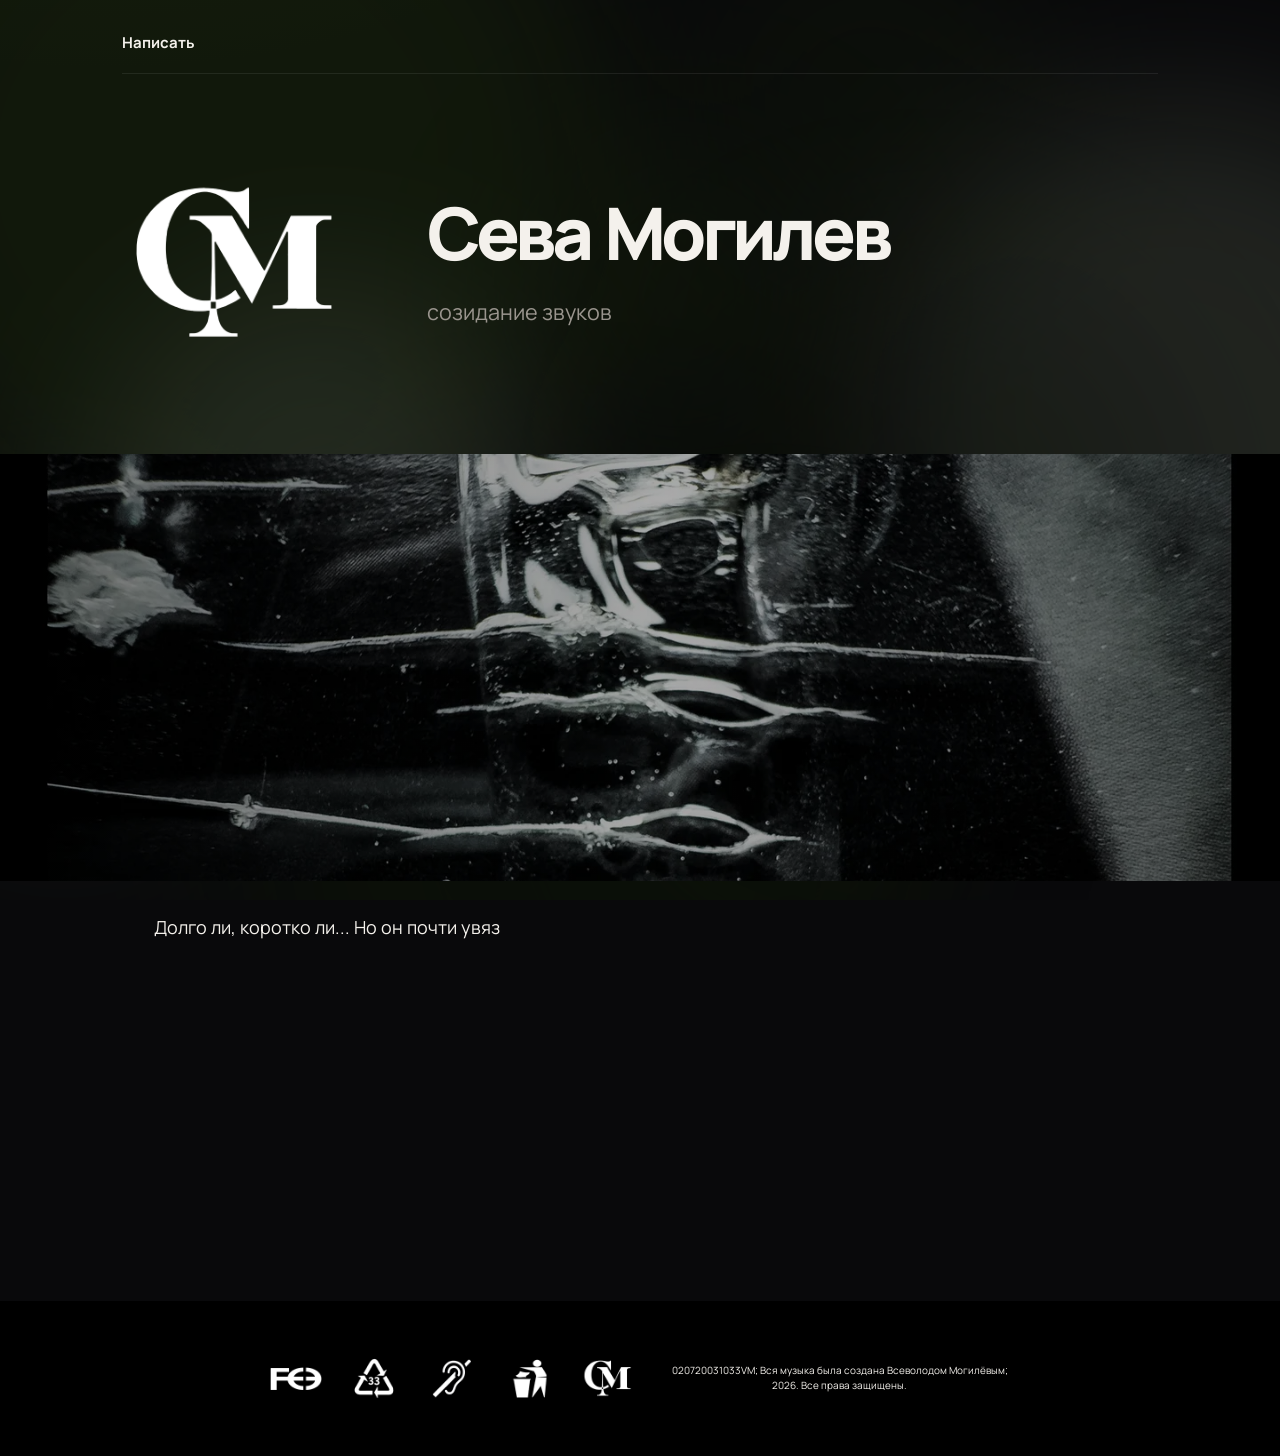
<file: index.html>
<!doctype html>
<html lang="ru">
  <head>
    <base data-site-root href="./">
    <meta charset="UTF-8" />
    <meta name="viewport" content="width=device-width, initial-scale=1.0" />
    <title>sevamogilev</title>
    <link rel="icon" href="./favicon.ico?v=4" sizes="any" />
    <link rel="icon" type="image/png" sizes="32x32" href="./favicon.png?v=4" />
    <link rel="apple-touch-icon" href="./apple-touch-icon.png?v=3" />
    <script type="module" crossorigin src="./assets/index-BPscpGMs.js"></script>
    <link rel="stylesheet" crossorigin href="./assets/index-D7gwr2MF.css">
  </head>
  <body>
    <div id="root"></div>
  </body>
</html>
</file>
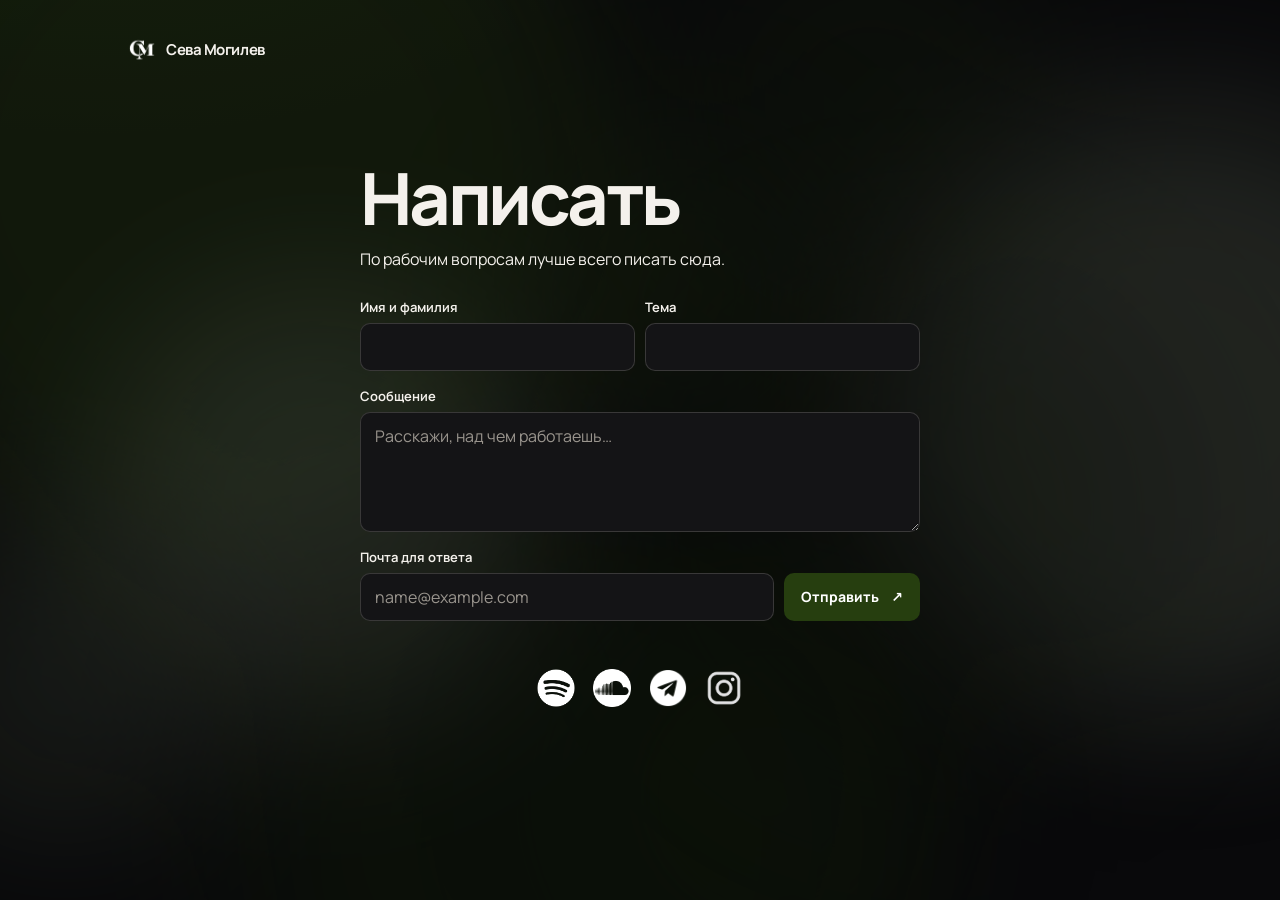
<file: contact/index.html>
<!doctype html>
<html lang="ru">
  <head>
    <base data-site-root href="../">
    <meta charset="UTF-8" />
    <meta name="viewport" content="width=device-width, initial-scale=1.0" />
    <title>sevamogilev</title>
    <link rel="icon" href="./favicon.ico?v=4" sizes="any" />
    <link rel="icon" type="image/png" sizes="32x32" href="./favicon.png?v=4" />
    <link rel="apple-touch-icon" href="./apple-touch-icon.png?v=3" />
    <script type="module" crossorigin src="./assets/index-BPscpGMs.js"></script>
    <link rel="stylesheet" crossorigin href="./assets/index-D7gwr2MF.css">
  </head>
  <body>
    <div id="root"></div>
  </body>
</html>
</file>
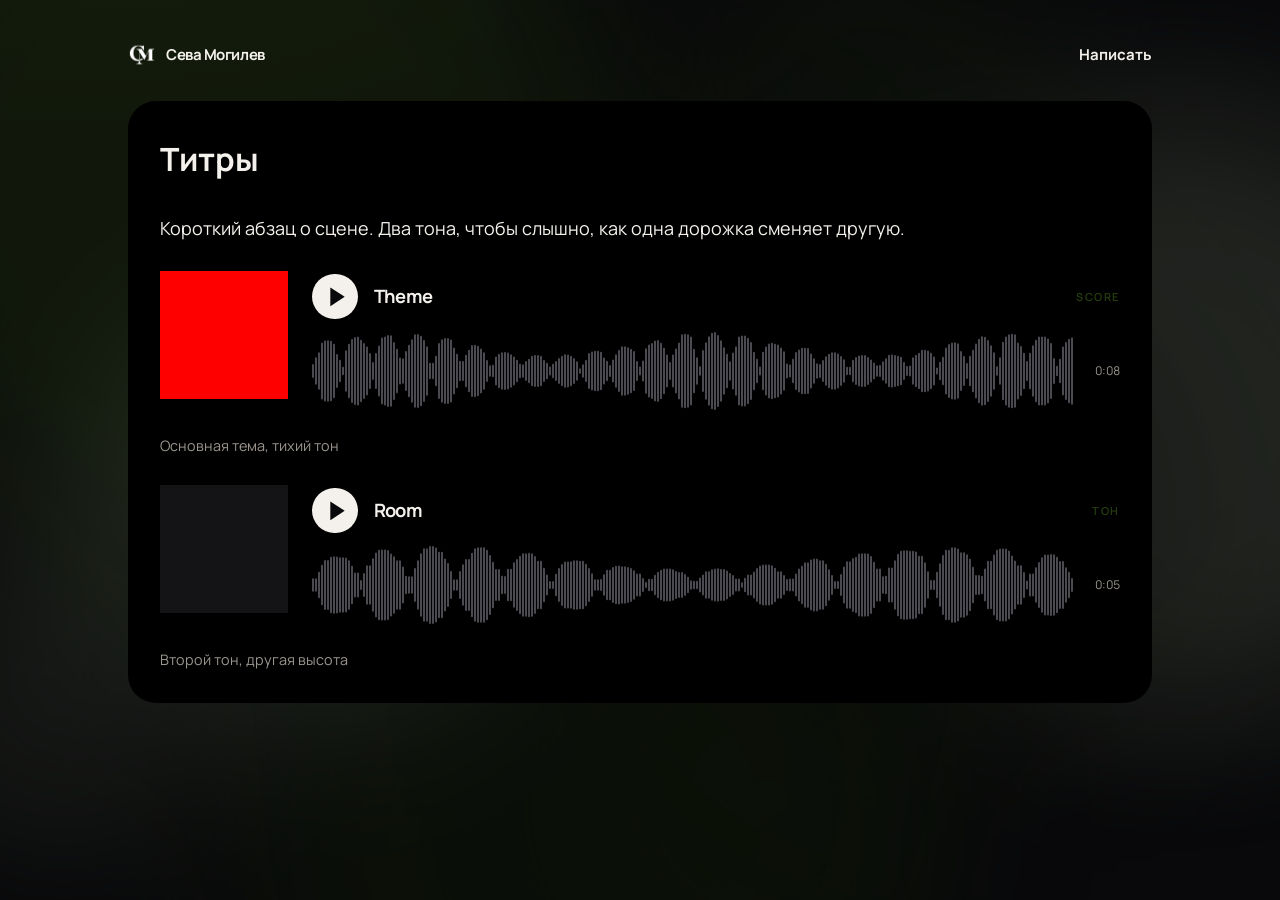
<file: p/demo/index.html>
<!doctype html>
<html lang="ru">
  <head>
    <base data-site-root href="../../">
    <meta charset="UTF-8" />
    <meta name="viewport" content="width=device-width, initial-scale=1.0" />
    <title>sevamogilev</title>
    <link rel="icon" href="./favicon.ico?v=4" sizes="any" />
    <link rel="icon" type="image/png" sizes="32x32" href="./favicon.png?v=4" />
    <link rel="apple-touch-icon" href="./apple-touch-icon.png?v=3" />
    <script type="module" crossorigin src="./assets/index-BPscpGMs.js"></script>
    <link rel="stylesheet" crossorigin href="./assets/index-D7gwr2MF.css">
  </head>
  <body>
    <div id="root"></div>
  </body>
</html>
</file>
<file: assets/index-D7gwr2MF.css>
@font-face{font-family:Manrope Variable;font-style:normal;font-display:swap;font-weight:200 800;src:url([data-uri])format("woff2-variations");unicode-range:U+460-52F,U+1C80-1C8A,U+20B4,U+2DE0-2DFF,U+A640-A69F,U+FE2E-FE2F}@font-face{font-family:Manrope Variable;font-style:normal;font-display:swap;font-weight:200 800;src:url(./manrope-cyrillic-wght-normal-Dvxsihut.woff2)format("woff2-variations");unicode-range:U+301,U+400-45F,U+490-491,U+4B0-4B1,U+2116}@font-face{font-family:Manrope Variable;font-style:normal;font-display:swap;font-weight:200 800;src:url(./manrope-greek-wght-normal-DL7QRZyv.woff2)format("woff2-variations");unicode-range:U+370-377,U+37A-37F,U+384-38A,U+38C,U+38E-3A1,U+3A3-3FF}@font-face{font-family:Manrope Variable;font-style:normal;font-display:swap;font-weight:200 800;src:url(./manrope-vietnamese-wght-normal-usUDDRr7.woff2)format("woff2-variations");unicode-range:U+102-103,U+110-111,U+128-129,U+168-169,U+1A0-1A1,U+1AF-1B0,U+300-301,U+303-304,U+308-309,U+323,U+329,U+1EA0-1EF9,U+20AB}@font-face{font-family:Manrope Variable;font-style:normal;font-display:swap;font-weight:200 800;src:url(./manrope-latin-ext-wght-normal-Ch3YOpNY.woff2)format("woff2-variations");unicode-range:U+100-2BA,U+2BD-2C5,U+2C7-2CC,U+2CE-2D7,U+2DD-2FF,U+304,U+308,U+329,U+1D00-1DBF,U+1E00-1E9F,U+1EF2-1EFF,U+2020,U+20A0-20AB,U+20AD-20C0,U+2113,U+2C60-2C7F,U+A720-A7FF}@font-face{font-family:Manrope Variable;font-style:normal;font-display:swap;font-weight:200 800;src:url(./manrope-latin-wght-normal-DHIcAJRg.woff2)format("woff2-variations");unicode-range:U+??,U+131,U+152-153,U+2BB-2BC,U+2C6,U+2DA,U+2DC,U+304,U+308,U+329,U+2000-206F,U+20AC,U+2122,U+2191,U+2193,U+2212,U+2215,U+FEFF,U+FFFD}@font-face{font-family:Helvetica Seva;src:url(./helvetica_regular-BBrahH0n.otf)format("opentype");font-weight:400;font-style:normal;font-display:swap}@font-face{font-family:Helvetica Seva;src:url(./helvetica_bold-BH7lDxMt.otf)format("opentype");font-weight:700;font-style:normal;font-display:swap}@font-face{font-family:Helvetica Seva;src:url(./helvetica_light-DOrkLW0I.otf)format("opentype");font-weight:300;font-style:normal;font-display:swap}@font-face{font-family:Helvetica Seva;src:url(./helvetica_oblique-NMeqnk9a.otf)format("opentype");font-weight:400;font-style:italic;font-display:swap;unicode-range:U+0-3FF,U+530-2DDF,U+2E00-A63F,U+A6A0-10FFFF}@font-face{font-family:Helvetica Seva;src:url(./helvetica_boldoblique-BvZKK1zT.otf)format("opentype");font-weight:700;font-style:italic;font-display:swap;unicode-range:U+0-3FF,U+530-2DDF,U+2E00-A63F,U+A6A0-10FFFF}@font-face{font-family:Helvetica Seva;src:url(./helvetica_lightoblique-BBy73Srw.otf)format("opentype");font-weight:300;font-style:italic;font-display:swap}@font-face{font-family:Helvetica Seva;src:url(./helvetica_cyr_oblique-CvRgafsC.ttf)format("truetype");font-weight:400;font-style:italic;font-display:swap;unicode-range:U+4??,U+500-52F,U+2DE0-2DFF,U+A640-A69F}@font-face{font-family:Helvetica Seva;src:url(./helvetica_cyr_boldoblique-CG0mGkZk.ttf)format("truetype");font-weight:700;font-style:italic;font-display:swap;unicode-range:U+4??,U+500-52F,U+2DE0-2DFF,U+A640-A69F}@font-face{font-family:Quake Cyr;src:url(./quakecyr-D_c8yvDs.ttf)format("truetype");font-weight:400;font-style:normal;font-display:swap}@font-face{font-family:Lodeh;src:url(./Lodeh-DcXJw68E.ttf)format("truetype");font-weight:400;font-style:normal;font-display:swap}.video-grain{visibility:hidden;pointer-events:none;mix-blend-mode:overlay;width:100%;height:100%;position:absolute;inset:0}.video-grain[data-grain-ready]{visibility:visible}.article-banner__video[data-video-playing=false]~.video-grain,.site-motion-video__player[data-video-playing=false]+.video-grain{visibility:hidden}.page-signature{z-index:1;width:100%;position:relative}.page-signature__content{--signature-justify:center;justify-content:var(--signature-justify);color:var(--fg);background:#000;padding:clamp(22px,4vw,64px) clamp(16px,5vw,80px);display:flex}.page-signature__content[data-align=left]{--signature-justify:flex-start}.page-signature__content[data-align=right]{--signature-justify:flex-end}.page-signature__group{align-items:center;justify-content:var(--signature-justify);flex-wrap:wrap;gap:clamp(14px,3vw,44px);min-width:0;max-width:100%;display:flex}.page-signature__icons{justify-content:var(--signature-justify);flex-wrap:wrap;gap:clamp(10px,2vw,30px);max-width:100%;display:flex}.page-signature__icons img{--icon-size:calc(clamp(42px, 8vw, 104px) * var(--signature-scale) * .85 * var(--signature-icon-scale,1));width:var(--icon-size);height:var(--icon-size);object-fit:contain;max-width:100%;display:block}@media (width<=680px){.public-page .page-signature__group{gap:5px 10px}.public-page .page-signature__icons{--signature-icon-scale:1.16}}.page-signature__content p{min-width:0;max-width:min(60ch,100%);font-size:calc(clamp(.875rem, 1.3vw, 1.125rem) * var(--signature-scale));white-space:pre-wrap;overflow-wrap:anywhere;flex:0 auto;margin:0;line-height:1.5}.contact-page{width:min(100%,560px);margin:clamp(36px,8vw,96px) auto 0}.contact-page h1{font-size:calc(clamp(2.5rem, 8vw, 4.5rem) * var(--phone-ui-scale,1));letter-spacing:-.045em;margin:0;font-weight:750;line-height:1.05}.contact-page__intro{margin:12px 0 28px}.contact-page__form{gap:16px;display:grid}.contact-page__field{gap:7px;min-width:0;display:grid}.contact-page__field>span{font-size:13px;font-weight:650}.contact-page__field textarea,.contact-page__field input{border:1px solid color-mix(in srgb, var(--fg) 16%, transparent);background:var(--raise);border-radius:10px;width:100%;min-width:0;padding:11px 14px;font-size:16px;line-height:1.5}.contact-page__field textarea{resize:vertical;min-height:100px}.contact-page__field ::placeholder{color:var(--muted);opacity:1}.contact-page__details,.contact-page__mail{align-items:end;gap:10px;display:grid}.contact-page__details{grid-template-columns:repeat(2,minmax(0,1fr))}.contact-page__mail{grid-template-columns:minmax(0,1fr) auto}.contact-page__mail button{background:var(--accent);min-height:48px;color:var(--accent-ink);cursor:pointer;border:1px solid #0000;border-radius:10px;justify-content:center;align-items:center;gap:12px;padding:0 16px;font-size:14px;font-weight:750;display:inline-flex}.contact-page__mail button:not(:disabled):hover{background:color-mix(in srgb, var(--accent) 86%, var(--accent-ink))}.contact-page__mail button:disabled{border-color:var(--line);background:var(--raise);color:var(--muted);cursor:default}.contact-page__note{color:var(--muted);margin:-4px 0 0;font-size:13px;line-height:1.5}.contact-page__note:empty{position:absolute}.contact-page__socials{flex-wrap:wrap;justify-content:center;align-items:center;gap:18px;margin:clamp(28px,5vw,48px) 0 0;padding:0;list-style:none;display:flex}.contact-page__socials img{width:calc(38px * var(--phone-ui-scale,1));height:calc(38px * var(--phone-ui-scale,1));object-fit:contain;filter:invert();display:block}.contact-page__socials a{display:block}@media (width<=680px){.contact-page__socials a{place-items:center;width:44px;height:44px;display:grid}}@media (width<=420px){.contact-page__details,.contact-page__mail{grid-template-columns:minmax(0,1fr)}}.block-sheet[data-plate=band],:is(.home-hero,.home-about)[data-plate=band],.admin-cell[data-plate=band]{isolation:isolate;background:#000;border-radius:0;position:relative}.block-sheet[data-plate=band]:before,:is(.home-hero,.home-about)[data-plate=band]:before,.admin-cell[data-plate=band]:before{z-index:-1;clip-path:inset(0 -100vmax);content:"";position:absolute;inset:0;box-shadow:0 0 0 100vmax #000}.admin-cell-background{flex-wrap:wrap;gap:3px;display:flex}.admin-cell-background button,.admin-article-tools select{border:1px solid var(--line);background-color:var(--raise);max-width:100%;color:var(--fg);border-radius:6px}.admin-cell-background button{font:inherit;padding:4px 8px;font-size:.78rem}.admin-cell-background button[aria-pressed=true]{border-color:var(--accent)}.admin-article-tools{margin-bottom:10px}.admin-add.admin-add--inline{border-top:1px solid var(--line);cursor:default;grid-column:2;margin:6px 0 0;padding-top:10px}.admin-add__caption{color:var(--muted);font-size:.78rem}.admin-article-picker{border:1px dashed var(--line);border-radius:10px;padding:12px}.admin-article-projects{flex-wrap:wrap;gap:8px;margin:8px 0 0;padding:0;list-style:none;display:flex}.admin-article-projects>li{min-width:0;max-width:100%}.admin-article-projects button{white-space:normal;text-align:left;overflow-wrap:anywhere}.admin-article-projects [data-article-source],.admin-mixed-handle,.admin-gutter{cursor:grab;touch-action:none;-webkit-user-select:none;user-select:none}.admin-cells.is-reordering{cursor:grabbing;-webkit-user-select:none;user-select:none}.admin-cell[data-drop=replace]{box-shadow:inset 0 0 0 2px var(--accent)}.admin-mixed-part[data-drop]{border-color:var(--accent)}.admin-mixed{gap:10px;display:grid}.admin-mixed>.admin-add{margin:0}.admin-mixed-part{border:1px solid var(--line);border-radius:8px;align-content:start;gap:8px;padding:8px;display:grid}.admin-mixed-part__bar{color:var(--muted);justify-content:space-between;align-items:center;gap:6px;font-size:.78rem;display:flex}.admin-mixed-text{resize:vertical}.mixed-cell{grid-template-columns:repeat(2,minmax(0,1fr));align-items:start;gap:clamp(14px,2vw,26px);margin:0;display:grid}.mixed-cell[data-columns="3"]{grid-template-columns:repeat(3,minmax(0,1fr))}.mixed-cell[data-columns="1"]{grid-template-columns:minmax(0,1fr)}.mixed-cell>div{min-width:0}.mixed-cell__comment{text-align:center;white-space:pre-wrap;grid-column:1/-1;justify-self:center;width:min(100%,64ch)}.article-card,.article-card img,.article-banner__body,.article-banner__body img,.article-banner__video{-webkit-user-drag:none;-webkit-user-select:none;user-select:none}.article-card{min-width:0;color:var(--fg);grid-template-columns:minmax(72px,22%) minmax(0,1fr) auto;align-items:center;gap:clamp(10px,2vw,24px);padding:clamp(10px,2vw,18px);text-decoration:none;display:grid}.article-card[data-display=large]{grid-template-columns:minmax(88px,38%) minmax(0,1fr) auto}.article-card__cover{aspect-ratio:4/3;grid-template:minmax(0,1fr)/minmax(0,1fr);padding:clamp(6px,1.4vw,16px);display:grid}.article-card[data-display=large] .article-card__cover{aspect-ratio:3/2}.article-card__cover img{object-fit:contain;width:100%;height:100%}.article-card__copy{overflow-wrap:anywhere;gap:6px;min-width:0;display:grid}.article-card__copy strong{font-size:clamp(1rem,2.4vw,1.65rem);line-height:1.15}.article-card[data-display=large] .article-card__copy strong{font-size:clamp(1rem,3.3vw,2.3rem)}.article-card__copy>span{-webkit-line-clamp:3;color:var(--muted);-webkit-box-orient:vertical;font-size:clamp(.8rem,1.55vw,1rem);display:-webkit-box;overflow:hidden}a.article-card:hover .article-card__arrow{transform:translate(2px,-2px)}.block-sheet[data-plate=banner]{gap:0;padding:0}.block-sheet[data-plate=banner]>.block-sheet__item{width:var(--article-banner-viewport,100vw);align-self:center}.article-banner{--article-banner-reveal:0;isolation:isolate;aspect-ratio:3;background:var(--raise);color:#fff;width:100%;position:relative;overflow:hidden;container-type:inline-size}.article-banner__body,.article-banner__image,.article-banner__shade,.article-banner__layer{position:absolute;inset:0}.article-banner__body{color:inherit;text-decoration:none;display:block}.article-banner__body:focus-visible{outline-offset:-4px}.article-banner__image{object-fit:cover;width:100%;height:100%;transform:scale(calc(1 + var(--article-banner-reveal) * .06));transition:transform .42s}html[data-engine=safari] .article-banner__image{transition:none;transform:none}.article-banner__shade{background:linear-gradient(90deg,#0008,#0005 52%,#0008)}.article-banner__video{pointer-events:none}.article-banner__video[data-video-playing=true]~.article-banner__image{visibility:hidden}.article-banner__shade:after{content:"";opacity:var(--article-banner-reveal);background:#000a;transition:opacity .24s;position:absolute;inset:0}.article-banner__layer{grid-template:minmax(0,1fr)/minmax(0,1fr);place-items:center;padding:clamp(10px,4cqw,62px);transition:opacity .22s,transform .26s;display:grid}.article-banner__title,.article-banner__details{white-space:pre-wrap;overflow-wrap:anywhere;max-width:100%;max-height:100%;overflow:auto}.article-banner__title{width:min(100%,1200px);font-size:min(var(--article-banner-text-size,64px), 11cqw);text-shadow:0 2px 20px #000b;line-height:1.06}.article-banner__title-layer{opacity:calc(1 - var(--article-banner-reveal));transform:translateY(calc(var(--article-banner-reveal) * -6px))}.article-banner__details-layer{opacity:var(--article-banner-reveal);transform:translateY(calc((1 - var(--article-banner-reveal)) * 8px))}.article-banner__body>*{pointer-events:none}.article-banner__details-layer[data-expanded=true] .article-banner__details{pointer-events:auto}.article-banner__details{text-align:center;width:min(100%,70ch);font-size:clamp(.84rem,2.25cqw,1.45rem);line-height:1.5}.article-banner[data-has-details=true]:is([data-revealed=true],:has(.article-banner__body:focus-visible)){--article-banner-reveal:1}.article-banner__toggle{color:#fff;background:#101014e8;border:1px solid #fff9;border-radius:999px;min-height:36px;padding:4px 10px;font-size:.78rem;display:none;position:absolute;inset:auto 8px 8px auto}@media (hover:hover){.article-banner[data-has-details=true]:hover{--article-banner-reveal:1}}@media (hover:none),(any-pointer:coarse){.article-banner__toggle{min-height:44px;padding-inline:14px;display:block}.article-banner:has(.article-banner__toggle) .article-banner__details-layer{padding-bottom:56px}}@media (prefers-reduced-motion:reduce){.article-banner__image,.article-banner__shade:after,.article-banner__layer{transition:none}}@media (width<=1100px) and (orientation:portrait){.article-banner{aspect-ratio:2}}@media (width<=680px){.mixed-cell{gap:clamp(6px,2vw,12px)}.mixed-cell[data-photo-only=false]{grid-template-columns:minmax(0,1fr)}.public-page .article-card{grid-template-columns:minmax(76px,28%) minmax(0,1fr) auto;gap:9px;min-height:85px}.public-page .article-card[data-display=large]{min-height:102px}.article-card__cover{padding:0}.public-page .article-card__copy strong{font-size:.85rem}.public-page .article-banner{aspect-ratio:15/8}}@media (width<=680px),(height<=480px) and (hover:none) and (pointer:coarse){.public-page .article-banner :is(.article-banner__toggle,.article-banner__layer,.article-banner__shade){display:none}.public-page .article-banner__image{transform:none}}.photo-block{flex-direction:column;align-items:flex-start;min-width:0;max-width:100%;margin:0;display:flex}.photo-block[data-align=left]{text-align:left;align-items:flex-start}.photo-block[data-align=center]{text-align:center;align-items:center}.photo-block[data-align=right]{text-align:right;align-items:flex-end}.photo-block__image{background:0 0;border:0;width:auto;min-width:0;max-width:100%;height:auto;display:block}.photo-block[data-align=left] .photo-block__image{margin-left:0;margin-right:auto}.photo-block[data-align=center] .photo-block__image{margin-left:auto;margin-right:auto}.photo-block[data-align=right] .photo-block__image{margin-left:auto;margin-right:0}.photo-block__missing{color:var(--muted);border:0;margin:0;font-size:15px;line-height:1.5}.photo-block__comment,.mixed-cell__comment{max-width:100%;color:var(--muted);font-size:calc(var(--text-size) * .9);overflow-wrap:anywhere;margin:0;line-height:1.5}.photo-block__comment:first-child{margin-bottom:10px}.photo-block__comment:last-child{margin-top:10px}.photo-block__stage{flex-direction:column;align-items:stretch;min-width:0;max-width:100%;display:flex}.photo-block__stage>.photo-block__image,.photo-block__stage>.admin-photo{width:100%;max-width:100%;height:auto;margin:0}.photo-block__viewport{--photo-offset:100%;--photo-slide:.46s cubic-bezier(.25, .72, .24, 1) both;aspect-ratio:1;position:relative;overflow:hidden}.photo-block__viewport[data-direction=previous]{--photo-offset:-100%}.photo-block__frame{opacity:0;pointer-events:none;place-items:center;display:grid;position:absolute;inset:0}.photo-block__frame>:is(.photo-block__image,.admin-photo){object-fit:contain;width:100%;height:100%;min-height:0;margin:0;display:block}.photo-block__frame[data-state=current]{z-index:1;opacity:1;pointer-events:auto}.photo-block__viewport[data-transition=true] .photo-block__frame[data-state=current]{animation:photo-arrive var(--photo-slide)}.photo-block__frame[data-state=outgoing]{opacity:1;animation:photo-leave var(--photo-slide)}@keyframes photo-arrive{0%{transform:translateX(var(--photo-offset))}}@keyframes photo-leave{to{transform:translateX(calc(-1 * var(--photo-offset)))}}@media (prefers-reduced-motion:reduce){.photo-block__viewport[data-transition=true] .photo-block__frame[data-state=current],.photo-block__frame[data-state=outgoing]{animation:none}.photo-block__frame[data-state=outgoing]{opacity:0}}.photo-block__nav{justify-content:center;align-items:center;gap:10px;width:100%;margin-top:8px;display:flex}.photo-block__step{appearance:none;width:28px;height:28px;color:var(--fg);font:inherit;cursor:pointer;background:#ffffff14;border:0;border-radius:999px;justify-content:center;align-items:center;margin:0;padding:0;font-size:18px;line-height:1;display:inline-flex}.photo-block__step:hover{background:var(--accent);color:var(--accent-ink)}.photo-block__count{color:var(--muted);font-variant-numeric:tabular-nums;white-space:nowrap;margin:0;font-size:13px;line-height:1.2}@media (any-pointer:coarse){.photo-block__step{width:44px;height:44px}}:is(.doc,.admin-cell-body) .doc-text{width:100%;max-width:none}.doc-text{font-synthesis:style}.public-page .doc .doc-text{--displayed-text-size:var(--cell-text-size,var(--text-size));font-size:max(min(var(--displayed-text-size), .8125rem), var(--displayed-text-size) * var(--phone-ui-scale,1))}@media (width<=760px) and (orientation:landscape){.public-page .doc .doc-text{--displayed-text-size:min(var(--cell-text-size,var(--text-size)), max(1.125rem, 14vw))}}@media (orientation:portrait){.public-page .doc .doc-text{--portrait-text-size:var(--cell-text-size,var(--text-size));--displayed-text-size:min(var(--portrait-text-size), max(.875rem, var(--portrait-text-size) * .9), max(1.125rem, 12.5vw))}}@media (width<=680px){.public-page .doc :is(.block-sheet__item>.doc-text,.mixed-cell .doc-text,.mixed-cell__comment){padding-inline:var(--mobile-content-gutter)}}.doc-text-link{color:inherit;text-underline-offset:.15em;text-decoration:underline}a.doc-text-link:hover{opacity:.75}.video-block{flex-direction:column;align-items:flex-start;gap:10px;max-width:100%;margin:0;display:flex}.video-block[data-align=left]{text-align:left;align-items:flex-start}.video-block[data-align=center]{text-align:center;align-items:center}.video-block[data-align=right]{text-align:right;align-items:flex-end}.video-block>.video-block__stage,.video-block>.video-block__player{width:var(--video-width,100%);max-width:100%;height:auto}.video-block__stage{isolation:isolate;position:relative}.video-block__stage>.video-block__player{width:100%;height:auto;display:block}.video-block__overlay{background:linear-gradient(#0000,#0006,#0000);grid-template-columns:minmax(0,1fr);align-items:center;padding:clamp(10px,3vw,32px);display:grid;position:absolute;inset:0;overflow:auto}.video-block__overlay .doc-text{text-shadow:0 1px 8px #000;max-width:none}.admin-video-overlay{gap:6px;display:grid}.video-block[data-align=left] .video-block__player{margin-left:0;margin-right:auto}.video-block[data-align=center] .video-block__player{margin-left:auto;margin-right:auto}.video-block[data-align=right] .video-block__player{margin-left:auto;margin-right:0}.video-block iframe.video-block__player{aspect-ratio:16/9;background:0 0;border:0;display:block}.video-block__comment{max-width:100%}.admin-video-drop{border:1px dashed var(--line);border-radius:8px;gap:4px;padding:10px 12px;display:grid}:root{--bg:#09090b;--fg:#f4f1ec;--muted:#9a958e;--line:#ffffff14;--raise:#141416;--accent:#ff2d3a;--accent-dim:#ff2d3a29;--accent-wash:#ff2d3a2e;--accent-ink:#fff;--text-size:16px;--wave:#4a4a50;--wave-hover:#8d897f;--wave-played:#ff2d3a;--lightningcss-light: ;--lightningcss-dark:initial;color-scheme:dark;color:var(--fg);background:var(--bg);font-synthesis:none;font-family:Manrope Variable,Manrope,system-ui,sans-serif}body{background:radial-gradient(880px 420px at 8% -12%, var(--accent-wash), transparent 58%), var(--bg);min-height:100vh;color:var(--fg);-webkit-font-smoothing:antialiased;margin:0}*{box-sizing:border-box}button,input,textarea{font:inherit;color:inherit}:focus-visible{outline:2px solid var(--accent);outline-offset:3px}.public-page{flex-direction:column;min-height:100svh;display:flex}.public-page>.page-shell{flex:1}.page-shell{z-index:1;width:100%;max-width:1080px;margin:0 auto;padding:36px 28px 120px;position:relative;overflow:visible}.page-shell--flush-signature:has(+.page-signature){padding-bottom:0}.site-header{flex-wrap:wrap;justify-content:space-between;align-items:center;gap:16px;margin-bottom:28px;display:flex}.site-header__tools{flex-wrap:wrap;align-items:center;gap:8px 16px;margin-inline-start:auto;display:flex}.site-header__contact,.home-nav a.home-nav__contact{color:var(--fg);padding:8px 0;font-size:15px;font-weight:700;text-decoration:none}.site-header__contact:hover,.home-nav a.home-nav__contact:hover{text-underline-offset:.25em;text-decoration:underline}.site-header__name{min-width:0;color:var(--fg);letter-spacing:-.03em;align-items:center;gap:10px;font-size:15px;font-weight:700;line-height:1.2;text-decoration:none;display:inline-flex}.site-header__mark{object-fit:cover;width:28px;height:28px;display:block}.site-header__name:hover,.site-header__name:focus-visible,.site-header__name:visited{color:var(--fg);text-decoration:none}.site-header__admin{border:1px solid var(--line);color:var(--muted);border-radius:999px;flex:none;padding:6px 12px;font-size:13px;font-weight:600;line-height:1;text-decoration:none;transition:color .16s,border-color .16s}.site-header__admin:visited{color:var(--muted)}.site-header__admin:hover,.site-header__admin:focus-visible{color:var(--fg);border-color:var(--accent)}.text-link{color:var(--fg);text-decoration:underline;-webkit-text-decoration-color:var(--line);text-decoration-color:var(--line);text-underline-offset:.22em}.text-link:hover,.text-link:focus-visible,.text-link:visited{color:var(--fg)}.notice{color:var(--muted);margin:0;font-size:15px;line-height:1.5}.notice p{margin:0 0 10px}.doc{background:0 0;border-radius:28px;flex-direction:column;gap:0;width:100%;min-width:0;max-width:100%;padding:0;display:flex;overflow:visible}.block-sheet{border-radius:28px;flex-direction:column;gap:28px;width:100%;min-width:0;max-width:100%;padding:32px;display:flex;overflow:visible}.block-sheet[data-plate=on]{background:#000}.block-sheet[data-plate=off]{background:0 0}.block-sheet__item[data-wide=on]{align-self:center;width:calc(100vw - 32px)}.doc-heading{color:var(--fg);font-size:calc(var(--text-size) * 1.65);letter-spacing:-.03em;overflow-wrap:anywhere;margin:0;font-weight:700;line-height:1.15}.doc-text{max-width:64ch;color:var(--fg);font-size:var(--cell-text-size,var(--text-size));white-space:pre-wrap;overflow-wrap:anywhere;margin:0;line-height:1.65}.audio-row{grid-template-rows:minmax(48px,auto) 80px;grid-template-columns:128px minmax(0,1fr);gap:12px 24px;min-width:0;display:grid}.audio-row+.audio-row{border-top:1px solid var(--line);padding-top:22px}.audio-row__cover{background:var(--raise);grid-area:1/1/span 2;align-self:start;width:128px;height:128px;overflow:hidden}.audio-row__cover img{object-fit:cover;width:100%;height:100%;display:block}.audio-row__cover[data-custom-cover=true]{background:0 0}.audio-row__cover[data-custom-cover=true] img{object-fit:contain}.audio-row__head{grid-area:1/2;align-self:end;align-items:center;gap:16px;min-width:0;display:flex}.audio-row__play{background:var(--fg);width:45.6px;height:45.6px;color:var(--bg);cursor:pointer;appearance:none;border:0;border-radius:50%;flex:0 0 45.6px;place-items:center;margin:0;padding:0;transition:background-color .16s,color .16s,box-shadow .16s;display:grid}.audio-row__play[aria-pressed=true]{background:var(--accent);color:var(--fg);box-shadow:0 0 28px var(--accent-dim)}.admin-page .audio-row__play{color:var(--bg)}.admin-page .audio-row__play[aria-pressed=true]{color:var(--accent-ink)}.audio-row__play:disabled{cursor:default;opacity:.4;box-shadow:none}.audio-row__icon{width:45.6px;height:45.6px;display:block}.audio-row__title{min-width:0;color:var(--fg);font-size:calc(var(--text-size) * 1.15);letter-spacing:-.03em;overflow-wrap:anywhere;flex:auto;margin:0;font-weight:700;line-height:1.25}.audio-row__genre{color:var(--accent);letter-spacing:.14em;text-transform:uppercase;white-space:nowrap;flex:none;margin-left:auto;font-size:11px;font-weight:600;line-height:1.2}.audio-row__wave{height:var(--audio-wave-height,80px);grid-area:2/2;align-self:end;align-items:center;gap:12px;min-width:0;display:flex}.audio-row__seek{cursor:pointer;flex:auto;min-width:0;height:100%;overflow:hidden}.audio-row__seek[data-disabled=true]{cursor:default}.audio-row__wave canvas{width:100%;height:100%;display:block}.audio-row__time{min-width:5ch;color:var(--muted);font-variant-numeric:tabular-nums;white-space:nowrap;text-align:right;flex:none;align-self:center;font-size:12px;line-height:1}.audio-row__comment{color:var(--muted);font-size:calc(var(--text-size) * .9);grid-area:3/1/auto/-1;margin:12px 0 0;line-height:1.5}.audio-row>audio{display:none}.video-block{margin:0}.video-block__player{background:var(--raise);border:0;width:100%;height:auto;display:block}.video-block__missing{color:var(--muted);border:0;margin:0;font-size:15px;line-height:1.5}.video-block__comment{color:var(--muted);font-size:calc(var(--text-size) * .9);margin:10px 0 0;line-height:1.5}@media (width<=760px){.public-page>.page-shell:not(.home-shell){padding-inline:clamp(14px,4vw,24px)}.public-page .block-sheet:not([data-plate=banner]){gap:20px;padding:22px 0}.public-page .block-sheet[data-plate=on]{padding-inline:clamp(8px,3vw,18px)}.audio-row{grid-template-rows:auto auto;grid-template-columns:clamp(64px,18vw,104px) minmax(0,1fr);gap:8px 12px}.audio-row__cover{aspect-ratio:1;grid-row:1;align-self:center;width:100%;height:auto}.audio-row__head{grid-template-columns:auto minmax(0,1fr);align-self:center;gap:4px 10px;display:grid}.audio-row__head:has(.audio-row__genre) .audio-row__play{grid-row:span 2}.audio-row__genre{white-space:normal;overflow-wrap:anywhere;grid-column:2;margin-left:0}.audio-row__wave{grid-column:1/-1;align-self:stretch}.audio-row__comment{overflow-wrap:anywhere;margin-top:0}}@media (width<=680px){.public-page{--phone-ui-scale:.8;--text-size:14px;--mobile-content-gutter:clamp(8px, 3vw, 18px)}.public-page>.page-shell:not(.home-shell){padding-inline:clamp(18px,5vw,28px)}.public-page .block-sheet:not([data-plate=banner]){gap:24px}.project-page .site-header{margin-bottom:14px}.project-page .doc>.block-sheet:first-child:not([data-plate=banner]){padding-block-start:11px}.project-page .doc>.block-sheet:first-child>.block-sheet__item:first-child>.doc-text[data-large-text]{line-height:1.25}.project-page .doc>.block-sheet:first-child>.block-sheet__item:first-child:has(>.doc-text[data-large-text])+.block-sheet__item:has(>.doc-text){margin-block-start:-8px}.site-header__name,.site-header__contact,.home-nav a.home-nav__contact{align-items:center;min-height:44px;font-size:.75rem;display:inline-flex}.site-header__mark{width:22px;height:22px}.public-page .audio-row{--audio-wave-height:44px;padding-inline:max(4px, var(--mobile-content-gutter) - 5px);grid-template-columns:clamp(64px,20vw,84px) minmax(0,1fr);gap:0 6px}.public-page .audio-row__cover{grid-row:1/span 2}.public-page .audio-row__head{column-gap:1px}.public-page .audio-row__play{width:44px;height:44px;box-shadow:none;background:0 0}.public-page .audio-row__icon{background:var(--fg);border-radius:50%;width:30px;height:30px}.public-page .audio-row__play[aria-pressed=true] .audio-row__icon{background:var(--accent)}.public-page .audio-row__title{font-size:13px}.public-page .audio-row__wave{grid-column:2;gap:6px;padding-inline-start:7px}.public-page .audio-row__seek{grid-template-columns:minmax(0,1fr);align-items:center;display:grid}.public-page .audio-row__wave canvas{height:34px}}@media (prefers-reduced-motion:reduce){.audio-row__play,.site-header__admin{transition:none}}.home-shell{width:min(100%,1160px);max-width:none;padding:24px clamp(20px,5vw,62px) clamp(60px,10vw,120px)}.home-header,.home-header__tools,.home-nav,.home-language{flex-wrap:wrap;align-items:center;display:flex}.home-header{border-bottom:1px solid var(--line);justify-content:space-between;gap:8px 18px;min-height:48px;padding-bottom:12px}.home-header__tools{margin-inline-start:auto}.home-header__tools,.home-nav{gap:8px 20px}.home-language{gap:12px;font:12px ui-monospace,monospace}.home-nav a,.home-language a{color:var(--muted);padding-block:8px;text-decoration:none}.home-nav a:hover,.home-language a:hover,.home-language [aria-current=page]{color:var(--fg)}.home-language [aria-current=page]{text-decoration:underline;-webkit-text-decoration-color:var(--accent);text-decoration-color:var(--accent);text-underline-offset:6px}.home-content{container-type:inline-size}.home-hero{grid-template-columns:auto minmax(0,1fr);align-items:center;gap:clamp(26px,7.8cqw,94px);min-height:clamp(245px,36.7cqw,384px);padding-block:clamp(36px,6.7cqw,76px);display:grid}:is(.home-hero,.home-about)[data-plate=on]{isolation:isolate;position:relative}:is(.home-hero,.home-about)[data-plate=on]:before{z-index:-1;content:"";background:#000;border-radius:24px;position:absolute;inset:0 -12px}.home-mark{width:calc(clamp(150px, 25.5cqw, 224px) * var(--phone-ui-scale,1));object-fit:contain;height:auto;display:block}.home-hero h1{font-size:calc(clamp(2.1rem, 7cqw, 4.85rem) * var(--phone-ui-scale,1));letter-spacing:-.065em;word-spacing:.065em;text-wrap:balance;overflow-wrap:anywhere;margin:0;font-weight:800;line-height:.92}.home-hero p{max-width:42ch;color:var(--muted);font-size:calc(clamp(1rem, 2.2cqw, 1.35rem) * var(--phone-ui-scale,1));white-space:pre-wrap;overflow-wrap:anywhere;margin:clamp(16px,2.9cqw,29px) 0 0;line-height:1.5}.home-about h2{letter-spacing:.11em;text-transform:uppercase;margin:0 0 14px;font-size:.82rem;font-weight:750}.home-entries{gap:clamp(14px,2.8cqw,25px);margin:0;padding:0;list-style:none;display:grid}.home-entries--featured{grid-template-columns:minmax(0,1fr)}.home-entries--featured .home-entry{background:var(--raise);grid-template-columns:minmax(0,38%) minmax(0,1fr);display:grid}.home-entries--featured .home-entry__logo{background:color-mix(in srgb, var(--raise) 74%, var(--bg))}.home-entry__caption{background:var(--raise);overflow-wrap:anywhere;flex-direction:column;justify-content:center;align-items:flex-start;gap:6px;padding:clamp(12px,3cqw,30px);display:flex}.home-entry__caption strong{letter-spacing:-.035em;font-size:clamp(1.05rem,3.2cqw,2.2rem);line-height:1.15}.home-entry__caption>span{color:var(--muted);font-size:clamp(.82rem,1.8cqw,1rem);line-height:1.45}.home-project-carousel{margin-top:clamp(22px,4cqw,42px)}.home-project-carousel__viewport{overflow:hidden}.home-project-carousel__track{transition:transform .42s cubic-bezier(.22,.72,.25,1);display:flex}.home-entries--carousel{flex:0 0 100%;grid-template-columns:repeat(3,minmax(0,1fr));gap:clamp(8px,2cqw,18px);min-width:0}.home-entries--carousel .home-entry__logo{padding:clamp(6px,2.25cqw,22px)}.home-entries--carousel .home-entry:focus-visible{outline-offset:-2px}.home-project-carousel__nav{color:var(--muted);font-variant-numeric:tabular-nums;justify-content:center;align-items:center;gap:12px;margin-top:12px;font-size:.82rem;display:flex}.home-project-carousel__nav button{border:1px solid var(--line);background:var(--raise);width:44px;height:44px;color:var(--fg);cursor:pointer;border-radius:50%;place-items:center;padding:0;font-size:1.3rem;display:grid}.home-project-carousel__nav button:hover:not([aria-disabled=true]){background:var(--accent-dim)}.home-project-carousel__nav button[aria-disabled=true]{opacity:.4;cursor:default}.home-entry{color:var(--fg);text-decoration:none;display:block;position:relative;overflow:hidden}.home-entry__logo{aspect-ratio:3/2;background:var(--raise);place-items:center;max-height:360px;padding:clamp(14px,3.35cqw,26px);display:grid}.home-entry__logo img{object-fit:contain;width:100%;height:100%;min-height:0}.home-entry__description{color:#fff;opacity:0;pointer-events:none;background:linear-gradient(#0000,#000e 60%);padding:36px clamp(12px,2.8cqw,24px) 14px;transition:opacity .16s;position:absolute;inset:auto 0 0}.home-entry__description>span,.home-entry__caption>span{overflow-wrap:anywhere;-webkit-line-clamp:3;-webkit-box-orient:vertical;display:-webkit-box;overflow:hidden}@media (hover:hover){.home-entry:hover .home-entry__description{opacity:1}}.home-entry:focus-visible .home-entry__description{opacity:1}.home-about{margin-top:clamp(38px,6.7cqw,68px)}.home-about:is([data-plate=on],[data-plate=band]){padding-block:clamp(18px,3cqw,32px)}.home-about p{white-space:pre-wrap;overflow-wrap:anywhere;max-width:63ch;margin:0;line-height:1.65}@container (width<=575px){.home-hero{grid-template-columns:minmax(0,1fr);gap:30px}.home-hero h1{text-wrap:wrap}}@media (prefers-reduced-motion:reduce){.home-entry__description,.home-project-carousel__track{transition:none}}.site-motion{z-index:0;pointer-events:none;display:none;position:fixed;inset:0;overflow:hidden}html[data-motion=haze] .site-motion-haze,html[data-motion=fall] .site-motion-fall,html[data-motion=glitch] .site-motion-glitch,html[data-motion=video] .site-motion-video{opacity:var(--motion-opacity,1);display:block}.site-motion-video__player{object-fit:cover;width:100%;height:100%;display:block}.site-motion>span{filter:blur(80px);border-radius:50%;display:block;position:absolute}.site-motion-haze span:first-child{background:var(--accent);opacity:.62;width:62vmax;height:62vmax;animation:motion-haze-a calc(28s / var(--motion-rate,1)) ease-in-out infinite;top:-18vmax;left:-14vmax}.site-motion-haze span:nth-child(2){background:color-mix(in srgb, var(--accent) 58%, white);opacity:.42;width:48vmax;height:48vmax;animation:motion-haze-b calc(18s / var(--motion-rate,1)) ease-in-out infinite;top:8vmax;right:-16vmax}.site-motion-haze span:nth-child(3){background:color-mix(in srgb, var(--accent) 46%, black);opacity:.7;width:54vmax;height:54vmax;animation:motion-haze-c calc(32s / var(--motion-rate,1)) ease-in-out infinite;bottom:-22vmax;left:18vmax}.site-motion-fall span{filter:blur(58px);background-repeat:repeat-y;border-radius:40%;height:140vh;animation-timing-function:linear;animation-iteration-count:infinite;top:-20vh}.site-motion-fall span:first-child{background-image:linear-gradient(to bottom, transparent 0%, color-mix(in srgb, var(--accent) 62%, white) 24%, var(--accent) 42%, transparent 64%, transparent 100%);opacity:.52;width:15vmax;animation-name:motion-fall-a;animation-duration:calc(18s / var(--motion-rate,1));background-size:100% 72vh;left:7%}.site-motion-fall span:nth-child(2){background-image:linear-gradient(to bottom, transparent 0%, var(--accent) 34%, color-mix(in srgb, var(--accent) 44%, black) 46%, transparent 68%, transparent 100%);opacity:.4;filter:blur(74px);width:11vmax;animation-name:motion-fall-b;animation-duration:calc(26s / var(--motion-rate,1));background-size:100% 96vh;animation-delay:-9s;left:43%}.site-motion-fall span:nth-child(3){background-image:linear-gradient(to bottom, transparent 0%, color-mix(in srgb, var(--accent) 38%, white) 18%, var(--accent) 40%, color-mix(in srgb, var(--accent) 50%, black) 56%, transparent 74%, transparent 100%);opacity:.48;filter:blur(50px);width:18vmax;animation-name:motion-fall-c;animation-duration:calc(22s / var(--motion-rate,1));background-size:100% 64vh;animation-delay:-5s;right:5%}.site-motion-glitch span{filter:none;opacity:0;border-radius:0}.site-motion-glitch span:first-child{background:color-mix(in srgb, var(--accent) 72%, white);width:100%;height:22px;animation:motion-glitch-slice calc(11s / var(--motion-rate,1)) linear infinite;top:22%;left:0}.site-motion-glitch span:nth-child(2){background:linear-gradient(90deg, transparent 0%, color-mix(in srgb, var(--accent) 70%, black) 14%, var(--accent) 48%, color-mix(in srgb, var(--accent) 48%, white) 78%, transparent 100%);width:108%;height:44px;animation:motion-glitch-tear calc(14s / var(--motion-rate,1)) linear infinite;top:58%;left:-4%}.site-motion-glitch span:nth-child(3){opacity:.08;background:repeating-linear-gradient(to bottom, transparent 0 3px, color-mix(in srgb, var(--accent) 50%, black) 3px 4px);width:auto;height:auto;animation:motion-glitch-lines calc(11s / var(--motion-rate,1)) linear infinite;inset:0}html[data-motion=glitch] .site-motion-glitch{animation:motion-glitch-frame calc(9.5s / var(--motion-rate,1)) linear infinite}html[data-motion=glitch] .site-motion-glitch:before,html[data-motion=glitch] .site-motion-glitch:after{content:"";pointer-events:none;opacity:0;position:absolute}html[data-motion=glitch] .site-motion-glitch:before{background:linear-gradient(90deg, transparent 0%, var(--accent) 16%, color-mix(in srgb, var(--accent) 68%, white) 48%, var(--accent) 76%, transparent 100%);width:116%;height:58px;animation:motion-glitch-block calc(5.2s / var(--motion-rate,1)) linear infinite;top:24%;left:-8%}html[data-motion=glitch] .site-motion-glitch:after{background:repeating-linear-gradient(to bottom, transparent 0 22px, var(--accent) 22px 28px, transparent 28px 54px);width:16px;height:100%;animation:motion-glitch-column calc(6.4s / var(--motion-rate,1)) linear infinite;top:0;left:61%}.site-motion-haze span:nth-child(4){background:color-mix(in srgb, var(--accent) 52%, white);opacity:.34;width:34vmax;height:34vmax;animation:motion-haze-b calc(24s / var(--motion-rate,1)) ease-in-out infinite;animation-delay:-8s;top:22vmax;left:8vmax}.site-motion-haze span:nth-child(5){background:var(--accent);opacity:.28;width:28vmax;height:28vmax;animation:motion-haze-a calc(20s / var(--motion-rate,1)) ease-in-out infinite;animation-delay:-3s;top:-6vmax;right:18vmax}.site-motion-haze span:nth-child(6){background:color-mix(in srgb, var(--accent) 40%, black);opacity:.32;width:40vmax;height:40vmax;animation:motion-haze-c calc(30s / var(--motion-rate,1)) ease-in-out infinite;animation-delay:-14s;bottom:10vmax;right:8vmax}.site-motion-haze span:nth-child(7){background:color-mix(in srgb, var(--accent) 70%, white);opacity:.3;width:26vmax;height:26vmax;animation:motion-haze-a calc(16s / var(--motion-rate,1)) ease-in-out infinite;animation-delay:-5s;top:40vmax;left:-8vmax}.site-motion-haze span:nth-child(8){background:color-mix(in srgb, var(--accent) 55%, black);opacity:.26;width:32vmax;height:32vmax;animation:motion-haze-b calc(26s / var(--motion-rate,1)) ease-in-out infinite;animation-delay:-11s;bottom:-8vmax;right:24vmax}.site-motion-haze span:nth-child(9){background:var(--accent);opacity:.38;width:22vmax;height:22vmax;animation:motion-haze-c calc(14s / var(--motion-rate,1)) ease-in-out infinite;animation-delay:-2s;top:12vmax;left:42vmax}.site-motion-fall span:nth-child(4){background-image:linear-gradient(to bottom, transparent 0%, color-mix(in srgb, var(--accent) 48%, white) 22%, var(--accent) 48%, transparent 70%, transparent 100%);opacity:.34;filter:blur(64px);width:9vmax;animation-name:motion-fall-a;animation-duration:calc(15s / var(--motion-rate,1));background-size:100% 72vh;animation-delay:-4s;left:24%}.site-motion-fall span:nth-child(5){background-image:linear-gradient(to bottom, transparent 0%, var(--accent) 30%, color-mix(in srgb, var(--accent) 42%, black) 52%, transparent 74%, transparent 100%);opacity:.3;width:12vmax;animation-name:motion-fall-b;animation-duration:calc(28s / var(--motion-rate,1));background-size:100% 96vh;animation-delay:-13s;left:66%}.site-motion-fall span:nth-child(6){background-image:linear-gradient(to bottom, transparent 0%, color-mix(in srgb, var(--accent) 36%, white) 20%, var(--accent) 44%, transparent 68%, transparent 100%);opacity:.36;width:8vmax;animation-name:motion-fall-c;animation-duration:calc(19s / var(--motion-rate,1));background-size:100% 64vh;animation-delay:-6s;left:84%}.site-motion-fall span:nth-child(7){background-image:linear-gradient(to bottom, transparent 0%, var(--accent) 28%, color-mix(in srgb, var(--accent) 50%, white) 46%, transparent 72%, transparent 100%);opacity:.28;width:10vmax;animation-name:motion-fall-a;animation-duration:calc(12s / var(--motion-rate,1));background-size:100% 72vh;animation-delay:-2s;left:15%}.site-motion-fall span:nth-child(8){background-image:linear-gradient(to bottom, transparent 0%, color-mix(in srgb, var(--accent) 46%, black) 36%, var(--accent) 58%, transparent 78%, transparent 100%);opacity:.32;width:7vmax;animation-name:motion-fall-b;animation-duration:calc(21s / var(--motion-rate,1));background-size:100% 96vh;animation-delay:-8s;left:52%}.site-motion-fall span:nth-child(9){background-image:linear-gradient(to bottom, transparent 0%, color-mix(in srgb, var(--accent) 34%, white) 16%, var(--accent) 40%, color-mix(in srgb, var(--accent) 48%, black) 60%, transparent 80%, transparent 100%);opacity:.26;filter:blur(46px);width:14vmax;animation-name:motion-fall-c;animation-duration:calc(17s / var(--motion-rate,1));background-size:100% 64vh;animation-delay:-10s;right:16%}.site-motion-glitch span:nth-child(4){background:var(--accent);width:100%;height:18px;animation:motion-glitch-often calc(7.5s / var(--motion-rate,1)) linear infinite;animation-delay:-1.2s;top:11%;left:0}.site-motion-glitch span:nth-child(5){background:color-mix(in srgb, var(--accent) 64%, white);width:108%;height:32px;animation:motion-glitch-often calc(6s / var(--motion-rate,1)) linear infinite;animation-delay:-3.4s;top:33%;left:-4%}.site-motion-glitch span:nth-child(6){background:color-mix(in srgb, var(--accent) 58%, black);width:100%;height:16px;animation:motion-glitch-often calc(8s / var(--motion-rate,1)) linear infinite;animation-delay:-.6s;top:71%;left:0}.site-motion-glitch span:nth-child(7){background:var(--accent);width:104%;height:26px;animation:motion-glitch-often calc(5s / var(--motion-rate,1)) linear infinite;animation-delay:-2.8s;top:46%;left:-2%}.site-motion-glitch span:nth-child(8){background:color-mix(in srgb, var(--accent) 46%, white);width:110%;height:38px;animation:motion-glitch-often calc(4.5s / var(--motion-rate,1)) linear infinite;animation-delay:-4.1s;top:84%;left:-6%}.site-motion-glitch span:nth-child(9){background:color-mix(in srgb, var(--accent) 70%, black);width:100%;height:14px;animation:motion-glitch-often calc(9s / var(--motion-rate,1)) linear infinite;animation-delay:-1.7s;top:5%;left:0}html[data-motion-paused] .site-motion,html[data-motion-paused] .site-motion:before,html[data-motion-paused] .site-motion:after,html[data-motion-paused] .site-motion span{animation-play-state:paused}@keyframes motion-haze-a{0%,to{transform:translate(0,0)scale(1)}50%{transform:translate(8vmax,6vmax)scale(1.08)}}@keyframes motion-haze-b{0%,to{transform:translateY(1vmax)scale(1.05)}50%{transform:translate(-7vmax,8vmax)scale(.92)}}@keyframes motion-haze-c{0%,to{transform:translate(2vmax,-1vmax)scale(.96)}50%{transform:translate(-5vmax,-8vmax)scale(1.1)}}@keyframes motion-fall-a{0%{background-position:0 0;transform:translate(-1.2vmax)}50%{transform:translate(1.4vmax)}to{background-position:0 72vh;transform:translate(-1.2vmax)}}@keyframes motion-fall-b{0%{background-position:0 0;transform:translate(1.6vmax)}50%{transform:translate(-1vmax)}to{background-position:0 96vh;transform:translate(1.6vmax)}}@keyframes motion-fall-c{0%{background-position:0 0;transform:translate(.8vmax)}50%{transform:translate(-1.8vmax)}to{background-position:0 64vh;transform:translate(.8vmax)}}@keyframes motion-glitch-slice{0%,62%,64%,81%,82.2%,to{opacity:0;transform:translate(0,0)}62.4%{opacity:.9;transform:translate(-32px)}63.1%{opacity:.45;transform:translate(22px)}63.6%{opacity:0;transform:translate(-6px)}81.3%{opacity:.7;transform:translate(16px)}81.9%{opacity:0;transform:translate(0,0)}}@keyframes motion-glitch-tear{0%,47%,48.6%,73%,74.4%,to{opacity:0;transform:translate(0,0)}47.3%{opacity:.75;transform:translate(26px)}48%{opacity:.35;transform:translate(-18px)}73.3%{opacity:.6;transform:translate(-22px)}74%{opacity:0;transform:translate(8px)}}@keyframes motion-glitch-lines{0%,62%,64%,81%,82.2%,to{opacity:.08}62.4%,63.2%{opacity:.4}81.3%,81.8%{opacity:.26}}@keyframes motion-glitch-often{0%,12%,14%,37%,39%,61%,63%,86%,88%,to{opacity:0;transform:translate(0,0)}12.4%{opacity:.85;transform:translate(-28px)}13.2%{opacity:.4;transform:translate(18px)}37.4%{opacity:.7;transform:translate(24px)}38.3%{opacity:0;transform:translate(-12px)}61.3%{opacity:.75;transform:translate(-20px)}62.2%{opacity:.35;transform:translate(10px)}86.3%{opacity:.6;transform:translate(16px)}87.2%{opacity:0;transform:translate(-6px)}}@keyframes motion-glitch-block{0%,18%,21%,44%,47%,70%,73%,to{opacity:0;transform:translate(0,0)}18.4%{opacity:.82;transform:translate(-36px,18px)}19.4%{opacity:.4;transform:translate(28px,-12px)}20.4%{opacity:0;transform:translate(0,0)}44.4%{opacity:.7;transform:translate(22px,30px)}45.6%{opacity:0;transform:translate(-14px,-8px)}70.3%{opacity:.65;transform:translate(-24px,10px)}71.6%{opacity:0;transform:translate(8px)}}@keyframes motion-glitch-column{0%,27%,30%,58%,61%,to{opacity:0;transform:translate(0,0)}27.4%{opacity:.75;transform:translate(-80px)}28.6%{opacity:.45;transform:translate(120px,12px)}29.4%{opacity:0;transform:none}58.3%{opacity:.6;transform:translate(40px,-20px)}59.6%{opacity:0;transform:translate(-30px)}}@keyframes motion-glitch-frame{0%,74%,75.4%,to{transform:none}74.3%{transform:translate(7px)}74.8%{transform:translate(-5px,1px)}75.15%{transform:translate(2px)}}html[data-engine=safari] .site-motion-haze>span{filter:none;background-color:#0000;background-image:radial-gradient(circle, var(--accent) 0%, transparent 70%)}html[data-engine=safari] .site-motion-fall>span{filter:none}@media (prefers-reduced-motion:reduce){html[data-motion] .site-motion,html[data-motion] .site-motion:before,html[data-motion] .site-motion:after,html[data-motion] .site-motion span{animation:none}}
</file>
